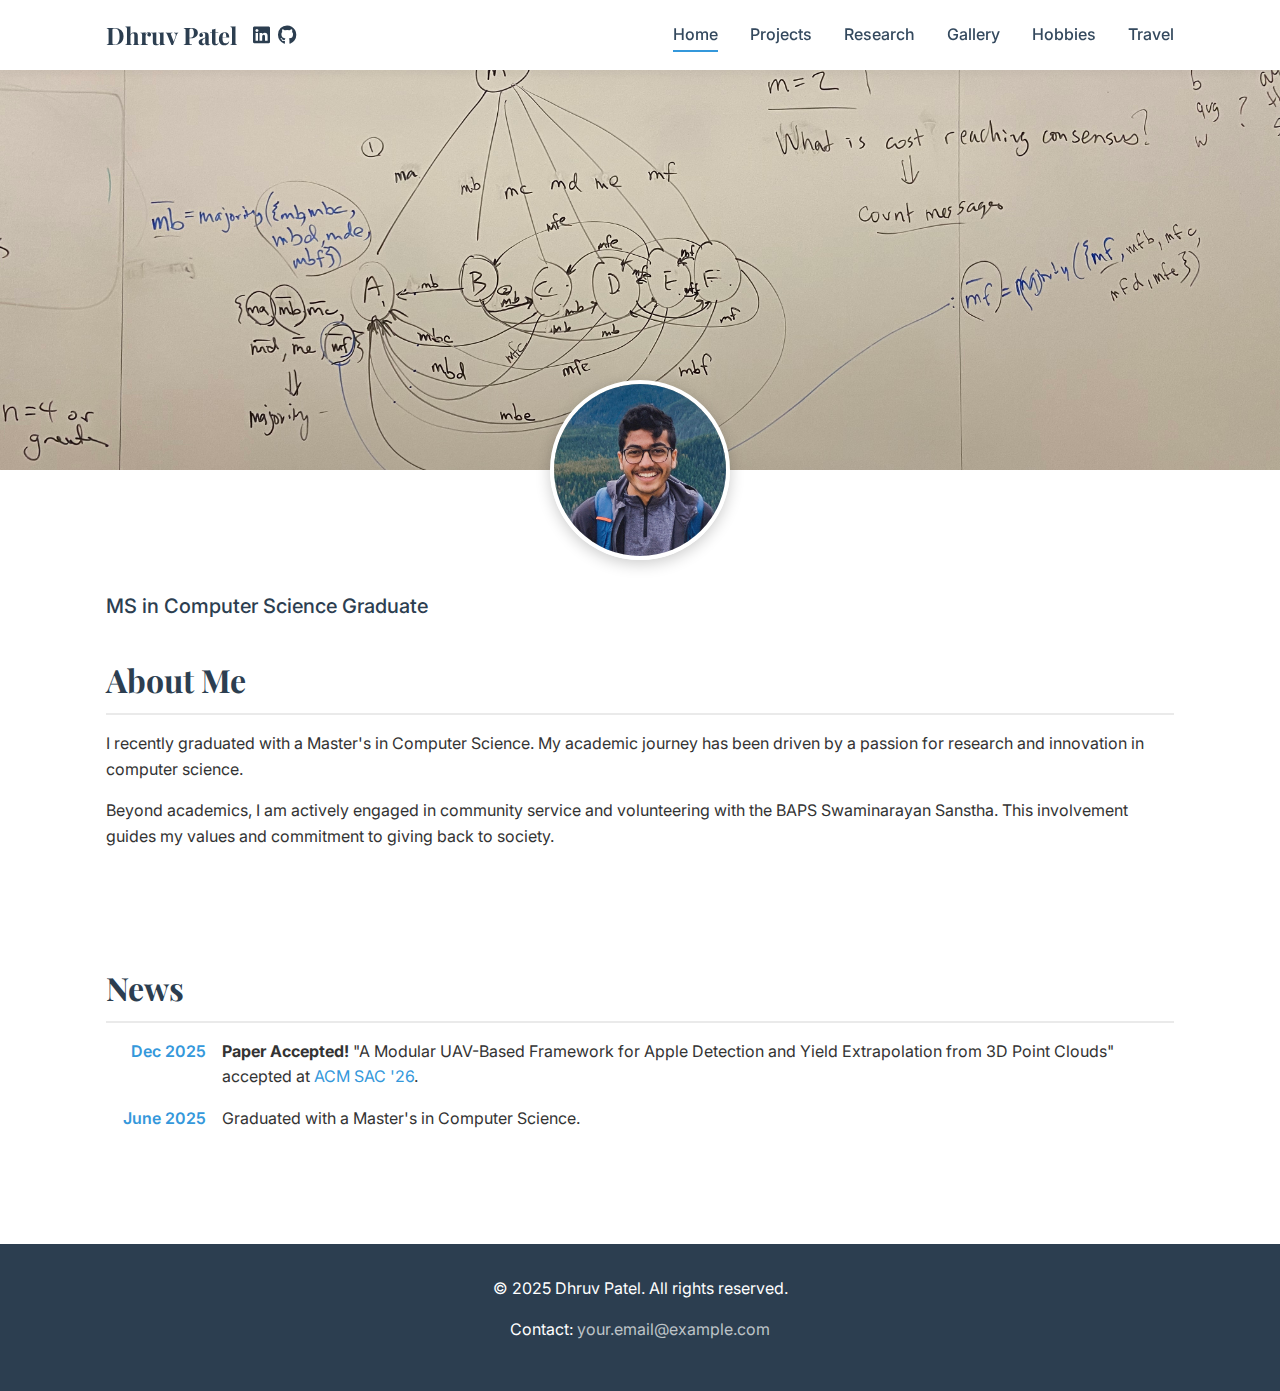
<file: index.html>
<!DOCTYPE html>
<html lang="en">

<head>
    <meta charset="UTF-8">
    <meta name="viewport" content="width=device-width, initial-scale=1.0">
    <title>Dhruv Patel | MS CS Graduate</title>
    <link rel="stylesheet" href="css/style.css">
    <!-- Google Fonts -->
    <link rel="preconnect" href="https://fonts.googleapis.com">
    <link rel="preconnect" href="https://fonts.gstatic.com" crossorigin>
    <link
        href="https://fonts.googleapis.com/css2?family=Inter:wght@300;400;500;600&family=Playfair+Display:wght@400;700&display=swap"
        rel="stylesheet">
    <!-- Font Awesome for Icons -->
    <link rel="stylesheet" href="https://cdnjs.cloudflare.com/ajax/libs/font-awesome/6.0.0/css/all.min.css">
</head>

<body>

    <header>
        <div class="container navbar">
            <div class="logo">
                <a href="index.html">Dhruv Patel</a>
            </div>
            <div class="social-links">
                <a href="https://www.linkedin.com/in/dhruv-patel-554a36184/" aria-label="LinkedIn" target="_blank"><i
                        class="fab fa-linkedin"></i></a>
                <a href="https://github.com/Dhruv012" aria-label="GitHub" target="_blank"><i
                        class="fab fa-github"></i></a>
                <!-- <a href="#" aria-label="Email"><i class="fas fa-envelope"></i></a> -->
            </div>
            <button class="mobile-menu-btn" aria-label="Toggle navigation">
                <i class="fas fa-bars"></i>
            </button>
            <nav class="nav-links">
                <a href="index.html" class="active">Home</a>
                <a href="projects.html">Projects</a>
                <a href="research.html">Research</a>
                <a href="gallery.html">Gallery</a>
                <a href="hobbies.html">Hobbies</a>
                <a href="travel.html">Travel</a>
            </nav>
        </div>
    </header>

    <main>
        <section class="hero">
            <div class="container hero-content">
                <!-- Placeholder for profile image - User to replace -->
                <div class="profile-img-container">
                    <img src="images/profile.jpeg" alt="Dhruv Patel" class="profile-img">
                </div>
            </div>
        </section>

        <section class="about">
            <div class="container">
                <p class="subtitle">MS in Computer Science Graduate</p>
                <h2>About Me</h2>
                <p>
                    I recently graduated with a Master's in Computer Science. My academic journey has been driven by a
                    passion for research and innovation in computer science.
                </p>
                <p>
                    Beyond academics, I am actively engaged in community service and volunteering with the BAPS
                    Swaminarayan Sanstha. This involvement guides my values and commitment to giving back to society.
                </p>
            </div>
        </section>

        <section class="news">
            <div class="container">
                <h2>News</h2>
                <ul class="news-list">
                    <li class="news-item">
                        <span class="news-date">Dec 2025</span>
                        <div class="news-content">
                            <strong>Paper Accepted!</strong> "A Modular UAV-Based Framework for Apple Detection and
                            Yield Extrapolation from 3D Point Clouds" accepted at <a
                                href="https://ati.ttu.ee/sac-isde/">ACM SAC '26</a>.
                        </div>
                    </li>
                    <li class="news-item">
                        <span class="news-date">June 2025</span>
                        <div class="news-content">
                            Graduated with a Master's in Computer Science.
                        </div>
                    </li>
                    <!-- Add more news items here -->
                </ul>
            </div>
        </section>
    </main>

    <footer>
        <div class="container">
            <p>&copy; 2025 Dhruv Patel. All rights reserved.</p>
            <p>Contact: <a href="mailto:your.email@example.com">your.email@example.com</a></p>
        </div>
    </footer>

    <script src="js/main.js"></script>
</body>

</html>
</file>
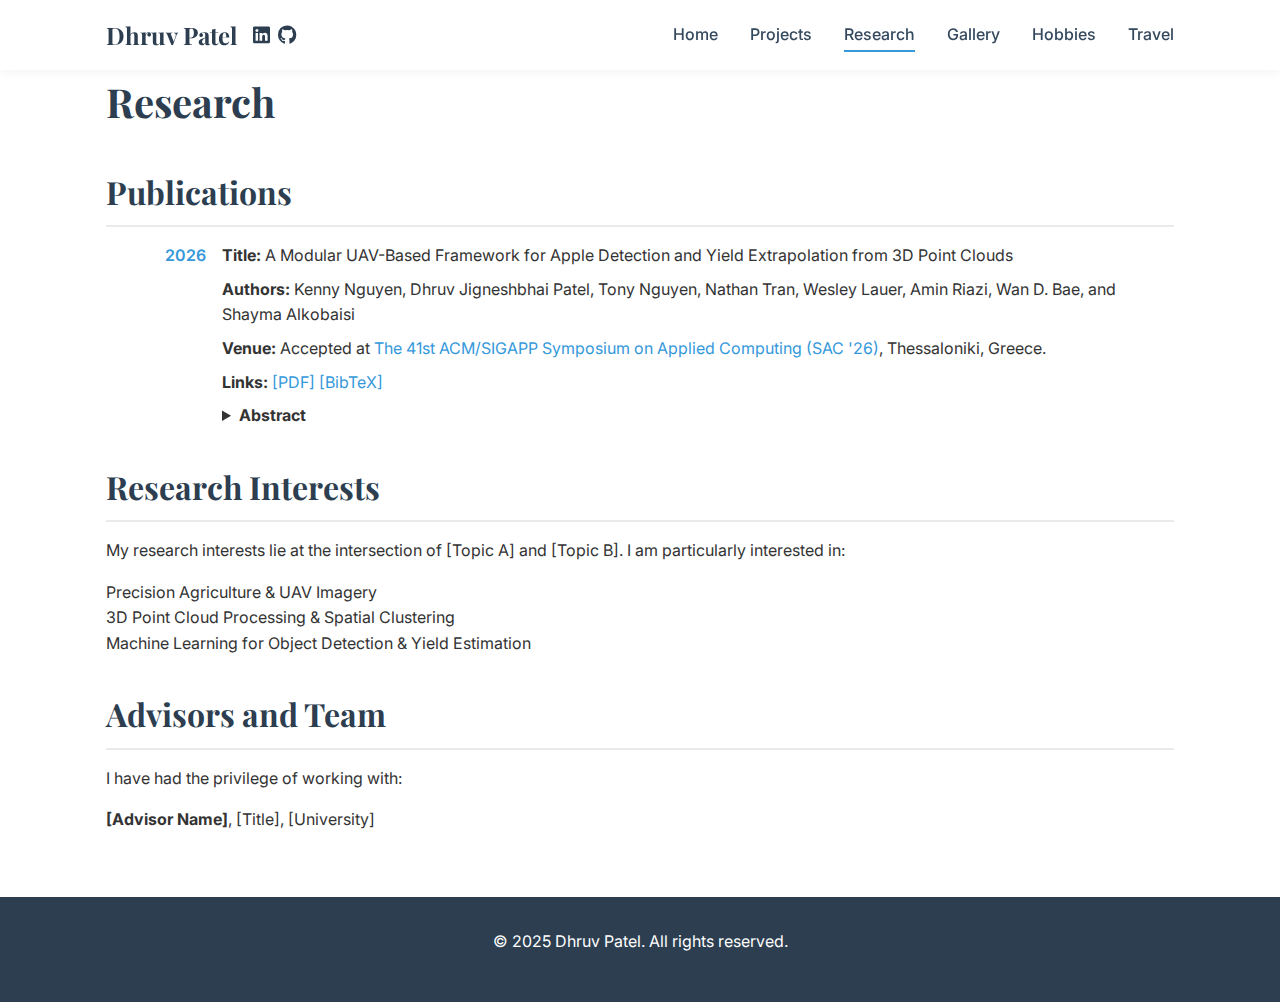
<file: research.html>
<!DOCTYPE html>
<html lang="en">

<head>
    <meta charset="UTF-8">
    <meta name="viewport" content="width=device-width, initial-scale=1.0">
    <title>Research | Dhruv Patel</title>
    <link rel="stylesheet" href="css/style.css">
    <link rel="preconnect" href="https://fonts.googleapis.com">
    <link rel="preconnect" href="https://fonts.gstatic.com" crossorigin>
    <link
        href="https://fonts.googleapis.com/css2?family=Inter:wght@300;400;500;600&family=Playfair+Display:wght@400;700&display=swap"
        rel="stylesheet">
    <link rel="stylesheet" href="https://cdnjs.cloudflare.com/ajax/libs/font-awesome/6.0.0/css/all.min.css">
</head>

<body>

    <header>
        <div class="container navbar">
            <div class="logo">
                <a href="index.html">Dhruv Patel</a>
            </div>
            <div class="social-links">
                <a href="https://www.linkedin.com/in/dhruv-patel-554a36184/" aria-label="LinkedIn" target="_blank"><i
                        class="fab fa-linkedin"></i></a>
                <a href="https://github.com/Dhruv012" aria-label="GitHub" target="_blank"><i
                        class="fab fa-github"></i></a>
                <!-- <a href="#" aria-label="Email"><i class="fas fa-envelope"></i></a> -->
            </div>
            <button class="mobile-menu-btn" aria-label="Toggle navigation">
                <i class="fas fa-bars"></i>
            </button>
            <nav class="nav-links">
                <a href="index.html">Home</a>
                <a href="projects.html">Projects</a>
                <a href="research.html" class="active">Research</a>
                <a href="gallery.html">Gallery</a>
                <a href="hobbies.html">Hobbies</a>
                <a href="travel.html">Travel</a>
            </nav>
        </div>
    </header>

    <main>
        <section class="container">
            <h1>Research</h1>

            <div class="research-section">
                <h2>Publications</h2>
                <ul class="news-list">
                    <li class="news-item">
                        <span class="news-date">2026</span>
                        <div class="news-content">
                            <div style="margin-bottom: 0.5rem;">
                                <strong>Title:</strong> A Modular UAV-Based Framework for Apple Detection and Yield
                                Extrapolation from 3D Point Clouds
                            </div>
                            <div style="margin-bottom: 0.5rem;">
                                <strong>Authors:</strong> Kenny Nguyen, Dhruv Jigneshbhai Patel, Tony Nguyen, Nathan
                                Tran, Wesley Lauer, Amin Riazi, Wan D. Bae, and Shayma Alkobaisi
                            </div>
                            <div style="margin-bottom: 0.5rem;">
                                <strong>Venue:</strong> Accepted at <a href="https://ati.ttu.ee/sac-isde/">The 41st
                                    ACM/SIGAPP Symposium on Applied Computing (SAC '26)</a>, Thessaloniki, Greece.
                            </div>
                            <div style="margin-bottom: 0.5rem;">
                                <strong>Links:</strong> <a href="docs/ACMSAC2026_paper_9102.pdf"
                                    target="_blank">[PDF]</a> <a href="#">[BibTeX]</a>
                            </div>
                            <details>
                                <summary><strong>Abstract</strong></summary>
                                <p style="margin-top: 0.5rem; font-size: 0.95rem; line-height: 1.6;">
                                    Precision agriculture increasingly relies on unoccupied aerial vehicles (UAVs) and
                                    machine learning to automate fruit monitoring and improve sustainability. While 2D
                                    imaging approaches face challenges of occlusion, clustering, and calibration,
                                    UAV-derived 3D point clouds offer richer structural information. This paper presents
                                    a modular framework for automated apple detection, counting, and yield estimation.
                                    The framework integrates (1) color-based segmentation (HSV and ExR–LAB), (2)
                                    regression and clustering (DBSCAN) for apple count estimation, and (3) geometric
                                    approximations (minimum bounding box, sphere, and ellipsoid) for validation and
                                    volume modeling. Experiments on UAV imagery from a commercial orchard using
                                    human-annotated section-level counts as reference ground truth show that regression
                                    achieves high accuracy (R² ≈ 0.99) for apple-count estimation, while clustering with
                                    geometric validation provides spatial localization and per-fruit morphology for
                                    downstream yield assessment.
                                </p>
                            </details>
                        </div>
                    </li>
                </ul>
            </div>

            <div class="research-section">
                <h2>Research Interests</h2>
                <p>
                    My research interests lie at the intersection of [Topic A] and [Topic B]. I am particularly
                    interested in:
                </p>
                <ul>
                    <li>Precision Agriculture & UAV Imagery</li>
                    <li>3D Point Cloud Processing & Spatial Clustering</li>
                    <li>Machine Learning for Object Detection & Yield Estimation</li>
                </ul>
            </div>

            <div class="research-section">
                <h2>Advisors and Team</h2>
                <p>
                    I have had the privilege of working with:
                </p>
                <ul>
                    <li><strong>[Advisor Name]</strong>, [Title], [University]</li>
                </ul>
            </div>
        </section>
    </main>

    <footer>
        <div class="container">
            <p>&copy; 2025 Dhruv Patel. All rights reserved.</p>
        </div>
    </footer>

    <script src="js/main.js"></script>
</body>

</html>
</file>
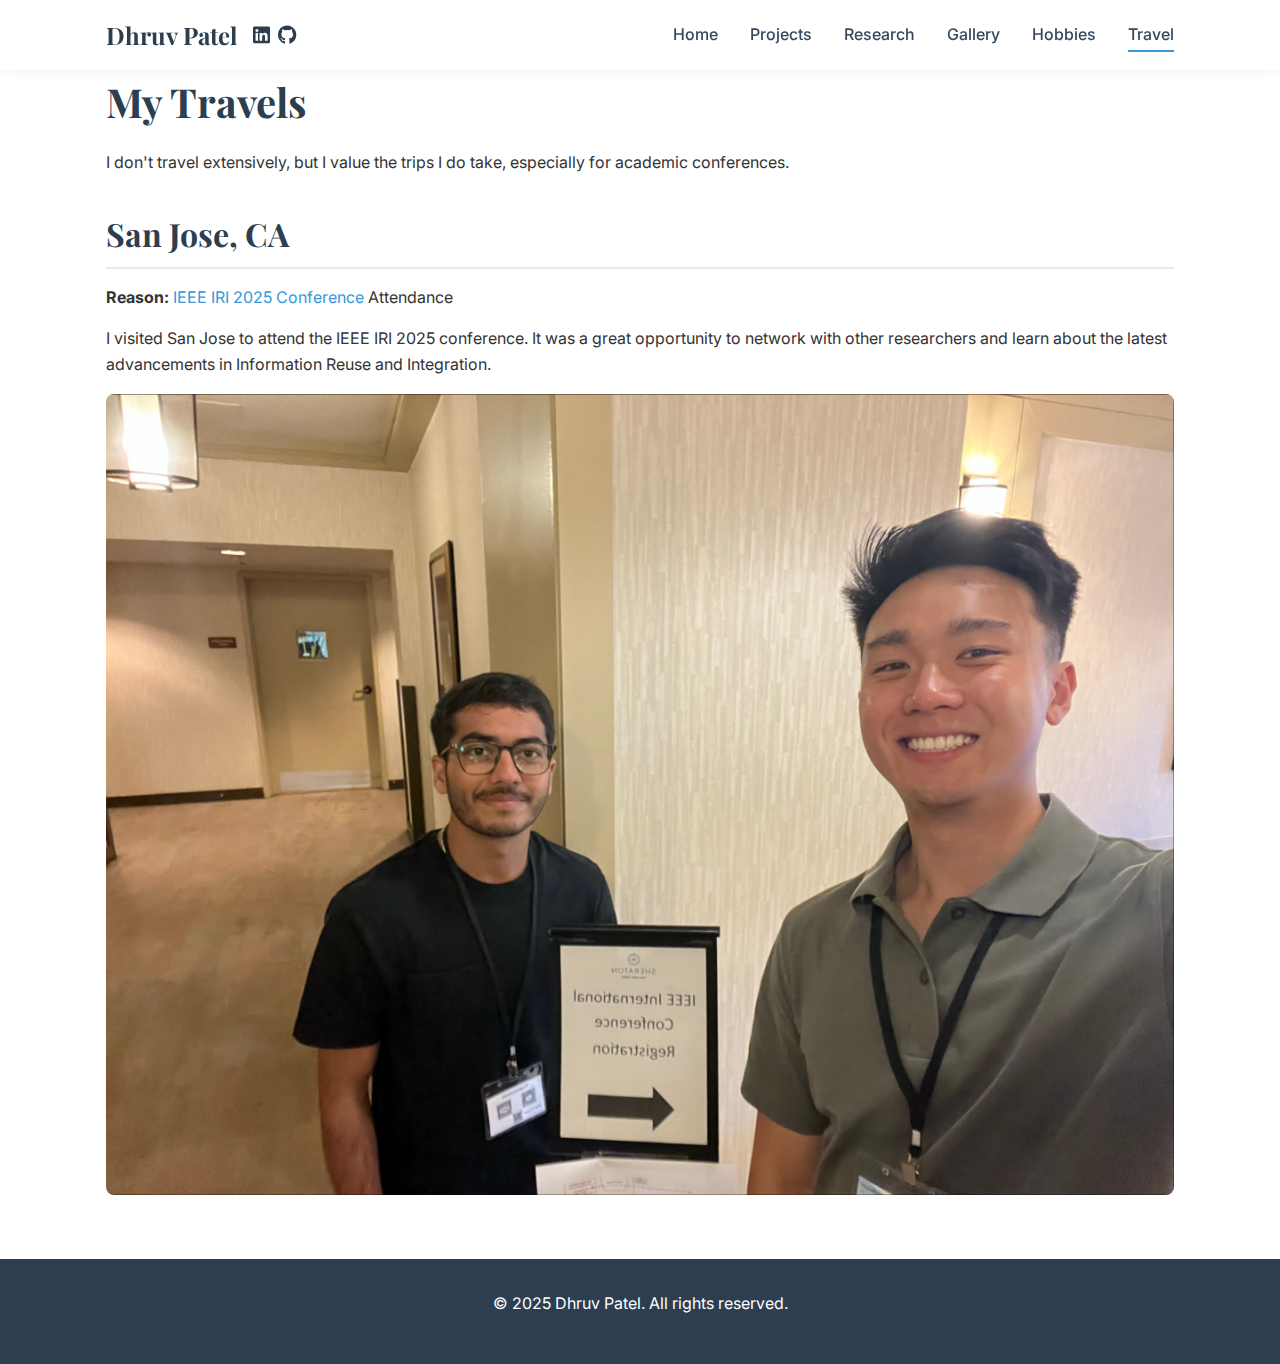
<file: travel.html>
<!DOCTYPE html>
<html lang="en">

<head>
    <meta charset="UTF-8">
    <meta name="viewport" content="width=device-width, initial-scale=1.0">
    <title>Travel | Dhruv Patel</title>
    <link rel="stylesheet" href="css/style.css">
    <link rel="preconnect" href="https://fonts.googleapis.com">
    <link rel="preconnect" href="https://fonts.gstatic.com" crossorigin>
    <link
        href="https://fonts.googleapis.com/css2?family=Inter:wght@300;400;500;600&family=Playfair+Display:wght@400;700&display=swap"
        rel="stylesheet">
    <link rel="stylesheet" href="https://cdnjs.cloudflare.com/ajax/libs/font-awesome/6.0.0/css/all.min.css">
</head>

<body>

    <header>
        <div class="container navbar">
            <div class="logo">
                <a href="index.html">Dhruv Patel</a>
            </div>
            <div class="social-links">
                <a href="https://www.linkedin.com/in/dhruv-patel-554a36184/" aria-label="LinkedIn" target="_blank"><i
                        class="fab fa-linkedin"></i></a>
                <a href="https://github.com/Dhruv012" aria-label="GitHub" target="_blank"><i
                        class="fab fa-github"></i></a>
                <!-- <a href="#" aria-label="Email"><i class="fas fa-envelope"></i></a> -->
            </div>
            <button class="mobile-menu-btn" aria-label="Toggle navigation">
                <i class="fas fa-bars"></i>
            </button>
            <nav class="nav-links">
                <a href="index.html">Home</a>
                <a href="projects.html">Projects</a>
                <a href="research.html">Research</a>
                <a href="gallery.html">Gallery</a>
                <a href="hobbies.html">Hobbies</a>
                <a href="travel.html" class="active">Travel</a>
            </nav>
        </div>
    </header>

    <main>
        <section class="container">
            <h1>My Travels</h1>
            <p>I don't travel extensively, but I value the trips I do take, especially for academic conferences.</p>

            <div class="travel-entry">
                <h2>San Jose, CA</h2>
                <p><strong>Reason:</strong> <a href="https://homepages.uc.edu/~niunn/IRI25/" target="_blank">IEEE IRI
                        2025 Conference</a> Attendance</p>
                <p>
                    I visited San Jose to attend the IEEE IRI 2025 conference. It was a great opportunity to network
                    with other
                    researchers and learn about the latest advancements in Information Reuse and Integration.
                </p>
                <div style="margin-top: 1rem; border-radius: 8px; overflow: hidden;">
                    <img src="images/IMG_0759_attending_conference_with_my_research_teammate_Kenny.JPG"
                        alt="Attending Conference with Kenny" style="width: 100%; height: auto;">
                </div>
            </div>
        </section>
    </main>

    <footer>
        <div class="container">
            <p>&copy; 2025 Dhruv Patel. All rights reserved.</p>
        </div>
    </footer>

    <script src="js/main.js"></script>
</body>

</html>
</file>
<file: css/style.css>
/* 
 * Personal Website Styles
 * Clean, modern, academic aesthetic
 */

:root {
    /* Color Palette */
    --primary-color: #2c3e50;
    --secondary-color: #34495e;
    --accent-color: #3498db;
    --text-color: #333;
    --light-text: #7f8c8d;
    --bg-color: #ffffff;
    --light-bg: #f9f9f9;
    --border-color: #eaeaea;
    --white: #ffffff;

    /* Spacing */
    --spacing-sm: 0.5rem;
    --spacing-md: 1rem;
    --spacing-lg: 2rem;
    --spacing-xl: 4rem;

    /* Typography */
    --font-main: 'Inter', -apple-system, BlinkMacSystemFont, "Segoe UI", Roboto, Helvetica, Arial, sans-serif;
    --font-heading: 'Playfair Display', serif;
    /* Adding a serif for academic feel */
}

/* Reset & Base */
* {
    margin: 0;
    padding: 0;
    box-sizing: border-box;
}

body {
    font-family: var(--font-main);
    line-height: 1.6;
    color: var(--text-color);
    background-color: var(--bg-color);
    -webkit-font-smoothing: antialiased;
}

a {
    color: var(--accent-color);
    text-decoration: none;
    transition: color 0.2s ease;
}

a:hover {
    color: var(--secondary-color);
    text-decoration: underline;
}

ul {
    list-style: none;
}

img {
    max-width: 100%;
    height: auto;
    display: block;
}

/* Typography */
h1,
h2,
h3,
h4,
h5,
h6 {
    font-family: var(--font-heading);
    color: var(--primary-color);
    margin-bottom: var(--spacing-md);
    font-weight: 700;
}

h1 {
    font-size: 2.5rem;
}

h2 {
    font-size: 2rem;
    margin-top: var(--spacing-lg);
    border-bottom: 2px solid var(--border-color);
    padding-bottom: var(--spacing-sm);
}

h3 {
    font-size: 1.5rem;
}

p {
    margin-bottom: var(--spacing-md);
}

/* Layout */
.container {
    max-width: 1100px;
    margin: 0 auto;
    padding: 0 var(--spacing-md);
}

section {
    padding: var(--spacing-lg) 0;
}

.about {
    padding-top: 120px;
    /* 90px (half image) + 30px spacing */
}

/* Header & Navigation */
header {
    background-color: var(--white);
    box-shadow: 0 2px 10px rgba(0, 0, 0, 0.05);
    position: sticky;
    top: 0;
    z-index: 1000;
}

.navbar {
    display: flex;
    justify-content: space-between;
    align-items: center;
    height: 70px;
}

.logo {
    font-size: 1.5rem;
    font-weight: 700;
    color: var(--primary-color);
    font-family: var(--font-heading);
}

.logo a {
    color: inherit;
    text-decoration: none;
}

.nav-links {
    display: flex;
    gap: var(--spacing-lg);
}

.nav-links a {
    color: var(--secondary-color);
    font-weight: 500;
    text-decoration: none;
    position: relative;
}

.nav-links a::after {
    content: '';
    position: absolute;
    width: 0;
    height: 2px;
    bottom: -4px;
    left: 0;
    background-color: var(--accent-color);
    transition: width 0.3s ease;
}

.nav-links a:hover::after,
.nav-links a.active::after {
    width: 100%;
}

.mobile-menu-btn {
    display: none;
    font-size: 1.5rem;
    cursor: pointer;
    background: none;
    border: none;
    color: var(--primary-color);
}

/* Hero Section */
.hero {
    background: url('../images/banner.jpg');
    background-size: cover;
    background-position: center;
    background-repeat: no-repeat;
    padding: var(--spacing-xl) 0;
    text-align: center;
    color: var(--white);
    position: relative;
    /* For absolute positioning of profile image */
    min-height: 400px;
    /* Ensure height for background */
}

.hero-content {
    max-width: 800px;
    margin: 0 auto;
}

.profile-img-container {
    width: 180px;
    height: 180px;
    border-radius: 50%;
    /* Absolute positioning for overlap */
    position: absolute;
    bottom: -90px;
    /* Half of height */
    left: 50%;
    transform: translateX(-50%);
    margin: 0;
    /* Remove auto margins */
    border: 4px solid var(--white);
    box-shadow: 0 4px 15px rgba(0, 0, 0, 0.2);
    overflow: hidden;
}

.profile-img {
    width: 100%;
    height: 100%;
    object-fit: cover;
    object-position: center;
    transform: scale(1.28);
}

.hero h1 {
    margin-bottom: var(--spacing-sm);
    color: var(--white);
}

.hero .subtitle {
    display: none;
    /* Hide original subtitle rule if still present, though HTML moved */
}

.about .subtitle {
    font-size: 1.25rem;
    color: var(--primary-color);
    margin-bottom: var(--spacing-sm);
    font-weight: 500;
}

.social-links {
    display: flex;
    justify-content: center;
    gap: var(--spacing-sm);
    margin-left: var(--spacing-md);
    /* Add space after logo */
    margin-right: auto;
    /* Push nav links to the right */
}

.social-links a {
    color: var(--primary-color);
    /* Dark color for white header */
    font-size: 1.2rem;
    /* Slightly smaller for header */
    transition: transform 0.2s ease;
}

.social-links a:hover {
    transform: translateY(-2px);
    color: var(--accent-color);
}

/* News Section */
.news-list {
    list-style: none;
}

.news-item {
    display: flex;
    gap: var(--spacing-md);
    margin-bottom: var(--spacing-md);
    align-items: baseline;
}

.news-date {
    font-weight: 600;
    color: var(--accent-color);
    min-width: 100px;
    text-align: right;
}

.news-content {
    flex: 1;
}

/* Zigzag Layout (Hobbies, Projects) */
.zigzag-container {
    display: flex;
    flex-direction: column;
    gap: 4rem;
    margin-top: 3rem;
}

.zigzag-row {
    display: flex;
    align-items: center;
    gap: 3rem;
}

/* Default: Text Left, Image Right */
.zigzag-row:nth-child(odd) {
    flex-direction: row;
}

/* Alternating: Image Left, Text Right */
.zigzag-row:nth-child(even) {
    flex-direction: row-reverse;
}

.zigzag-content {
    flex: 1;
}

.zigzag-content h3 {
    font-size: 1.75rem;
    margin-bottom: 1rem;
    color: var(--primary-color);
}

.zigzag-content p {
    font-size: 1.1rem;
    color: var(--text-color);
    line-height: 1.8;
}

.zigzag-image-container {
    flex: 1;
    border-radius: 12px;
    overflow: hidden;
    box-shadow: 0 10px 30px rgba(0, 0, 0, 0.1);
}

.zigzag-image-container img {
    width: 100%;
    height: 350px;
    object-fit: cover;
    transition: transform 0.3s ease;
}

.zigzag-image-container:hover img {
    transform: scale(1.03);
}

/* Projects Layout (Consistent Left-Right) */
.project-container {
    display: flex;
    flex-direction: column;
    gap: 4rem;
    margin-top: 3rem;
}

.project-row {
    display: flex;
    align-items: center;
    gap: 3rem;
    flex-direction: row;
    /* Always Text Left, Image Right */
}

.project-content {
    flex: 1;
}

.project-content h3 {
    font-size: 1.75rem;
    margin-bottom: 1rem;
    color: var(--primary-color);
}

.project-content p {
    font-size: 1.1rem;
    color: var(--text-color);
    line-height: 1.8;
}

.project-image-container {
    flex: 1;
    border-radius: 12px;
    overflow: hidden;
    box-shadow: 0 10px 30px rgba(0, 0, 0, 0.1);
}

.project-image-container img {
    width: 100%;
    height: 350px;
    object-fit: cover;
    transition: transform 0.3s ease;
}

.project-image-container:hover img {
    transform: scale(1.03);
}

/* Footer */
footer {
    background-color: var(--primary-color);
    color: var(--white);
    padding: var(--spacing-lg) 0;
    margin-top: var(--spacing-xl);
    text-align: center;
}

footer a {
    color: #bdc3c7;
}

footer a:hover {
    color: var(--white);
}

/* Responsive */
@media (max-width: 768px) {
    .nav-links {
        display: none;
        position: absolute;
        top: 70px;
        left: 0;
        width: 100%;
        background-color: var(--white);
        flex-direction: column;
        padding: var(--spacing-md);
        box-shadow: 0 4px 6px rgba(0, 0, 0, 0.05);
        text-align: center;
    }

    .nav-links.active {
        display: flex;
    }

    .mobile-menu-btn {
        display: block;
    }

    .news-item {
        flex-direction: column;
        gap: var(--spacing-sm);
    }

    .news-date {
        text-align: left;
    }

    .zigzag-row,
    .zigzag-row:nth-child(even),
    .zigzag-row:nth-child(odd) {
        flex-direction: column-reverse;
        /* Image on top for mobile */
        gap: 1.5rem;
    }

    .zigzag-image-container img {
        height: 250px;
    }

    .project-row {
        flex-direction: column-reverse;
        /* Image on top for mobile */
        gap: 1.5rem;
    }

    .project-image-container img {
        height: 250px;
    }
}

/* Video Modal */
.video-modal {
    display: none;
    /* Hidden by default */
    position: fixed;
    z-index: 1000;
    left: 0;
    top: 0;
    width: 100%;
    height: 100%;
    overflow: auto;
    background-color: rgba(0, 0, 0, 0.9);
    align-items: center;
    justify-content: center;
}

.modal-content {
    position: relative;
    width: 80%;
    max-width: 900px;
    background-color: #000;
    border-radius: 12px;
    box-shadow: 0 4px 8px rgba(0, 0, 0, 0.2);
    animation: zoomIn 0.3s ease;
}

.close-modal {
    position: absolute;
    top: -40px;
    right: 0;
    color: #fff;
    font-size: 35px;
    font-weight: bold;
    cursor: pointer;
    transition: color 0.3s;
}

.close-modal:hover,
.close-modal:focus {
    color: var(--primary-color);
    text-decoration: none;
    cursor: pointer;
}

@keyframes zoomIn {
    from {
        transform: scale(0.9);
        opacity: 0;
    }

    to {
        transform: scale(1);
        opacity: 1;
    }
}
/* Masonry Layout for Gallery */
.masonry-grid {
    column-count: 3;
    column-gap: 1.5rem;
}

.masonry-item {
    break-inside: avoid;
    margin-bottom: 1.5rem;
    position: relative;
    border-radius: 8px;
    overflow: hidden;
    box-shadow: 0 4px 12px rgba(0, 0, 0, 0.1);
    transition: transform 0.3s ease;
}

.masonry-item img {
    width: 100%;
    height: auto;
    display: block;
    border-radius: 8px; /* Ensure image corners match item */
}

.masonry-item:hover {
    transform: translateY(-5px);
    box-shadow: 0 8px 24px rgba(0, 0, 0, 0.15);
}

.masonry-caption {
    position: absolute;
    bottom: 0;
    left: 0;
    right: 0;
    background: rgba(0, 0, 0, 0.7); /* Dark semi-transparent background */
    color: #fff;
    padding: 1rem;
    opacity: 0; /* Hidden by default */
    transition: opacity 0.3s ease;
    text-align: center;
    font-size: 0.9rem;
}

.masonry-item:hover .masonry-caption {
    opacity: 1; /* Show on hover */
}

@media (max-width: 900px) {
    .masonry-grid {
        column-count: 2;
    }
}

@media (max-width: 600px) {
    .masonry-grid {
        column-count: 1;
    }
}

/* Utility to fix cropping on portrait/tall images */
.img-top {
    object-position: top center !important;
}
</file>
